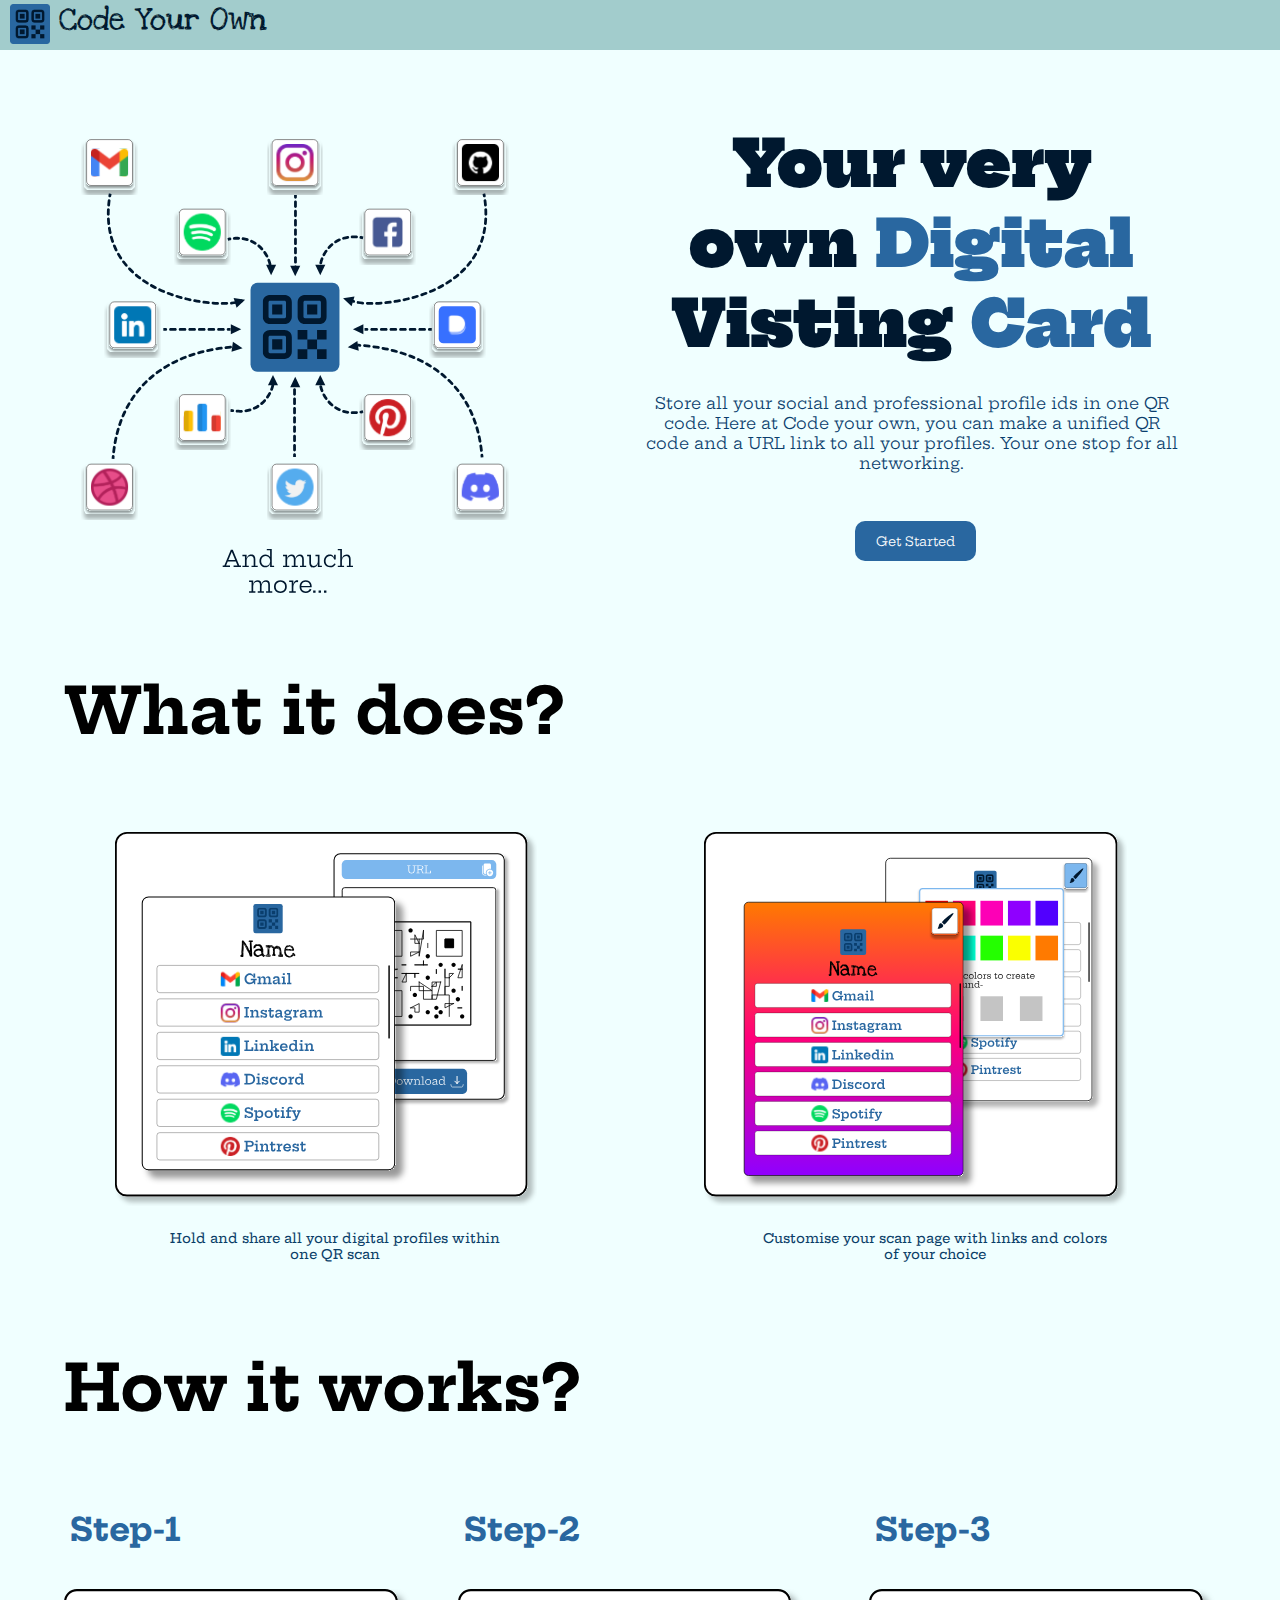
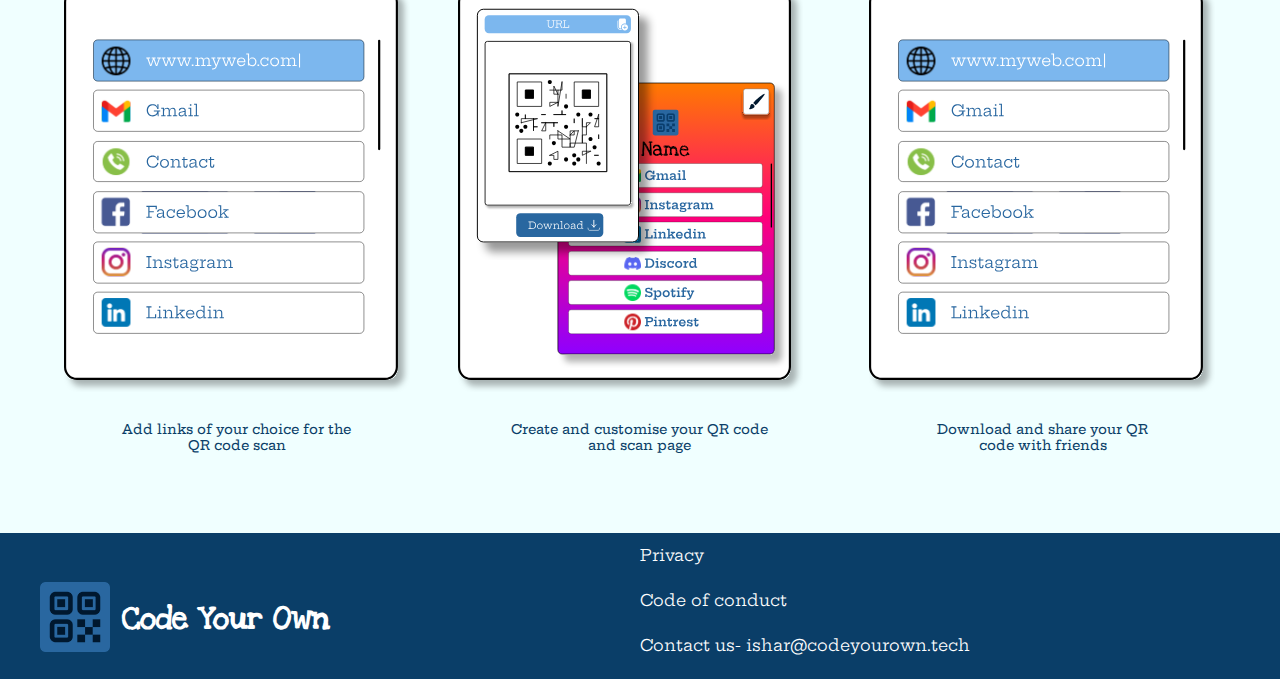
<file: index.html>
<!DOCTYPE html>
<html lang="en">
  <head>
    <meta charset="UTF-8" />
    <meta http-equiv="X-UA-Compatible" content="IE=edge" />
    <meta name="viewport" content="width=device-width, initial-scale=1.0" />
    <title>CODE-YOUR-OWN</title>
    <link rel="stylesheet" href="./styles/style.css" />
    <link rel="preconnect" href="https://fonts.googleapis.com" />
    <link rel="preconnect" href="https://fonts.gstatic.com" crossorigin />
    <link
      href="https://fonts.googleapis.com/css2?family=Love+Ya+Like+A+Sister&display=swap"
      rel="stylesheet"
    />
    <link rel="preconnect" href="https://fonts.googleapis.com" />
    <link rel="preconnect" href="https://fonts.gstatic.com" crossorigin />
    <link
      href="https://fonts.googleapis.com/css2?family=Hepta+Slab&display=swap"
      rel="stylesheet"
    />
    <link rel="preconnect" href="https://fonts.googleapis.com" />
    <link rel="preconnect" href="https://fonts.gstatic.com" crossorigin />
    <link
      href="https://fonts.googleapis.com/css2?family=Hepta+Slab:wght@800&display=swap"
      rel="stylesheet"
    />
  </head>

  <body>
    <nav>
      <div>
        <div id="logo">
          <img src="./images/Logo.png" alt="[:;]" height="40px" width="40px" />
        </div>
        <div class="brand-name">Code Your Own</div>
      </div>
    </nav>

    <div class="container">
      <div><img class="main-img" src="./images/Svg-1.svg" /></div>
      <div>
        <div class="first">
          <b style="color: #00182f;">Your very own</b>
          <b style="color: #2967a0;">Digital</b>
          <b style="color: #00182f;">Visting</b>
          <b style="color: #2967a0;">Card</b>
        </div>

        <div class="second">
          Store all your social and professional profile ids in one QR code.
          Here at Code your own, you can make a unified QR code and a URL link
          to all your profiles. Your one stop for all networking.
        </div>
        <div id="get">
          <button class="btn">
            <a style="text-decoration: none; color: white;" href="./work.html">
              Get Started
            </a>
          </button>
        </div>
      </div>
    </div>

    <section class="container2">
      <h2 class="heading">What it does?</h2>
      <div id="box">
        <div class="box1">
          <img src="./images/Svg-2.svg" class="sub-img" />
          <h5 class="sub-text">
            Hold and share all your digital profiles within one QR scan
          </h5>
        </div>

        <div class="box1">
          <img src="./images/Svg-3.svg" class="sub-img" />
          <h5 class="sub-text">
            Customise your scan page with links and colors of your choice
          </h5>
        </div>
      </div>
    </section>

    <section class="container3">
      <h2 class="sec-heading">How it works?</h2>
      <div id="sec-box">
        <div>
          <h4 class="step">Step-1</h4>
          <div class="sec-img">
            <img src="./images/Svg-4.svg" alt="" class="sec-sub-img" />
            <h5 class="sec-sub-text">
              Add links of your choice for the QR code scan
            </h5>
          </div>
        </div>

        <div>
          <h4 class="step">Step-2</h4>
          <div class="sec-img">
            <img src="./images/Svg-5.svg" alt="" class="sec-sub-img" />
            <h5 class="sec-sub-text">
              Create and customise your QR code and scan page
            </h5>
          </div>
        </div>

        <div>
          <h4 class="step">Step-3</h4>
          <div class="sec-img">
            <img src="./images/Svg-4.svg" alt="" class="sec-sub-img" />
            <h5 class="sec-sub-text">
              Download and share your QR code with friends
            </h5>
          </div>
        </div>
      </div>
    </section>

    <footer>
      <h1 class="end">
        <div>
          <img
            src="./images/Logo.png"
            height="70px"
            width="70px"
            class="foot-img"
          />
        </div>
        <div class="name">Code Your Own</div>
      </h1>

      <div>
        <div class="first-line">Privacy</div>
        <div class="first-line">Code of conduct</div>
        <div class="first-line">Contact us- ishar@codeyourown.tech</div>
      </div>
    </footer>
  </body>
</html>
</file>
<file: styles/style.css>
*{
    margin: 0;
    padding: 0;
    box-sizing: border-box;
}

#logo{
     padding-left: 10px;
     margin-top: 4px;
}


.brand-name {font-family: 'Love Ya Like A Sister', cursive;
    font-size: 2rem;
    position: absolute;
    left: 59px;
    top: 0px;
}


   
body{
    overflow-x: hidden;
    background-color: azure;
}
html{
    overflow-x: hidden;
}
 



nav {
    background-color: rgb(162 204 204);
    display: flex;
    width: 100%;
    height: 50px;
    position: fixed;
    top: 0;


}
.first{
    font-family: 'Hepta Slab', serif;
    font-size: 5vw;
    font-weight: bold;
    text-align: center;
    display: inline-block;
    margin-top: 17%;
    margin-bottom: 4%;
    margin-left: 16%;
    margin-right: 17%;
    
}
.second{
    margin: 0px 45px;
    font-family: 'Hepta Slab', serif;
    text-align: center;
    display: inline-block;
    color: #0A3E6D;
    margin-right: 14%;
    margin-left: 13%;
    font-size: 1rem;
}
 .btn{
         
     padding: 12px 21px;
    margin: 4px; 
    
    border-radius: 10px;
    border: 0px solid;
    background-color: #2967a0 ;
    font-size: 0.8rem;
    color: white;
    cursor: pointer;
    font-family: 'Hepta Slab', serif;
    display: inline-block; 
}
 .btn:hover{
     background-color:#0A3E6D;
 }
#get{
    text-align: center;
    margin-top: 6%;
}
.container{
display: flex; 
}
.main-img{

width: 43vw;
    padding-top: 93px;
    padding-left: 40px; 
}

@media (max-width:768px){
.container {
display: flex; 
flex-direction: column;
align-items: center;
overflow-x: hidden;
}
.main-img{
width: 80vw;   
margin-top: 15%;
}
.box1 img , .sec-img img{
    width: 75vw;
}
.container2 , .container3 {
    overflow-x: hidden;
}

 
}
@media (max-width: 875px){
    footer {
        display: flex; 
        flex-direction: column;
        overflow-x: hidden;
        } 
        .end{
           min-width: 80vw;
        }
       .first-line{
           margin-left: 12%;
       }
}
@media (max-width: 664px){
   
    #box , #sec-box {
        display: flex;
        flex-direction: column;
        align-items: center;
        overflow-x: hidden;
    }
}







.brand-name{
    color: #00182f;
}









.heading , .sec-heading {
    font-family: 'Hepta Slab', serif;
   font-size: 5vw;
   font-weight: bold;
   margin-top: 5%;
   margin-left: 5%;
   
  
   
}
#box , #sec-box {
    display: flex;
    margin: 40px;
    padding-top: 3%;
   
}
 .sub-img {
    width: 33vw;
    
} 
   .sec-sub-img{
       width: 27vw;
   }


  .box1{
     margin: 2px 75px;  
     
 }
 .sec-img{
     margin: 40px 24px;
 }

 .sub-text{
    font-family: 'Hepta Slab', serif;
    color:#0a3e68;
    text-align: center;
    margin: 20px 51px;
    font-weight: 500;
 }

.sec-sub-text{
    font-family: 'Hepta Slab', serif;
    text-align: center;
    margin:25px 50px ;
    color:#0a3e68;
    font-weight: 500;
}
  
.step{
    color: #2967a0;
    font-size: 2.5vw;
    margin: 2px 30px;
    font-family: 'Hepta Slab', serif;
    font-weight: bold;
}


footer{
    background-color: #0a3e68 ;
    display: flex;
    line-height: 75px;
}
.name{
    font-family: 'Love Ya Like A Sister', cursive;
    /* font-size: 6vh; */
    color: white;
    margin-top: 48px;
    margin-left: 12px;

}

.first-line  {
    font-family: 'Hepta Slab', serif;
    color: white;
    font-size: 1rem;
    line-height: 45px;
    
}

.foot-img{
   
    margin-top: 49px;
    margin-left: 40px;
}
.end{
    width: 50vw;
    display: flex;
}
#privacy{
    margin-top: 7%;
}
</file>
